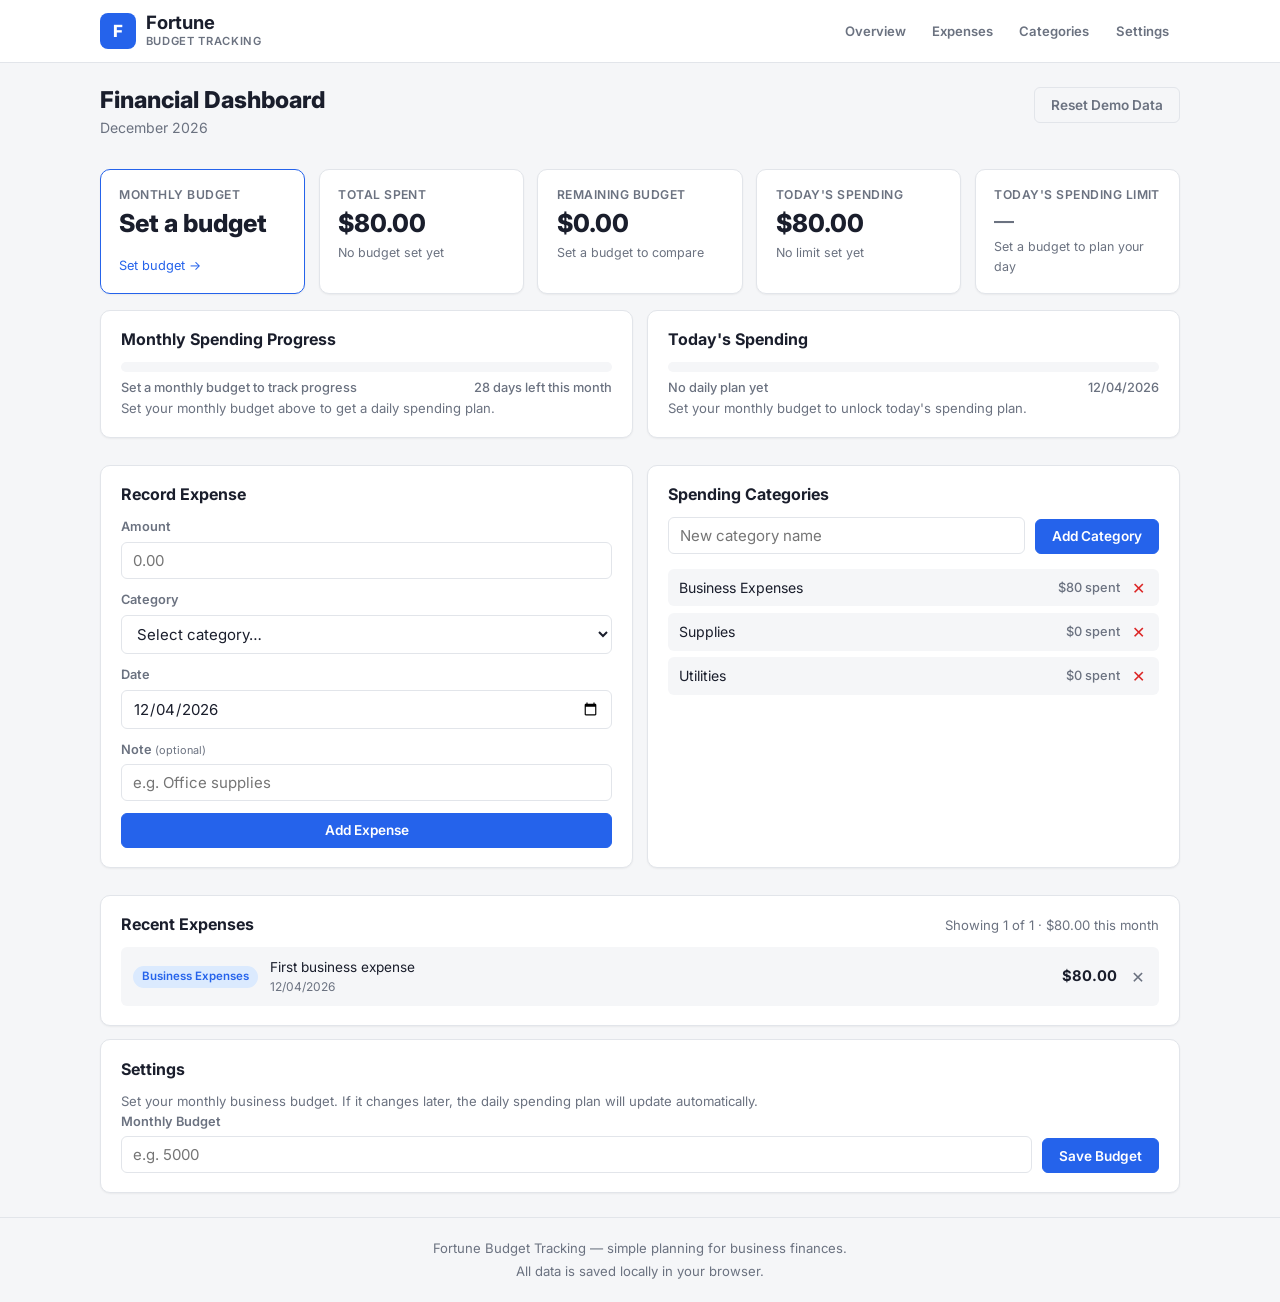
<file: index.html>
<!DOCTYPE html>
<html lang="en">
<head>
  <meta charset="UTF-8" />
  <meta name="viewport" content="width=device-width, initial-scale=1.0" />
  <meta name="description" content="Fortune Budget Tracking - a simple tool to plan daily spending, track expenses, and stay within your monthly business budget." />
  <title>Fortune Budget Tracking</title>
  <link rel="preconnect" href="https://fonts.googleapis.com" />
  <link rel="preconnect" href="https://fonts.gstatic.com" crossorigin />
  <link href="https://fonts.googleapis.com/css2?family=Inter:wght@400;500;600;700;800&display=swap" rel="stylesheet" />
  <link rel="stylesheet" href="styles.css" />
</head>
<body>
  <header class="app-header">
    <div class="container header-inner">
      <div class="brand">
        <span class="brand-mark">F</span>
        <div>
          <h1>Fortune</h1>
          <p>Budget Tracking</p>
        </div>
      </div>
      <nav class="header-nav" aria-label="Primary">
        <a href="#overview">Overview</a>
        <a href="#expenses">Expenses</a>
        <a href="#categories">Categories</a>
        <a href="#settings">Settings</a>
      </nav>
    </div>
  </header>

  <main class="container">
    <section class="page-title">
      <div>
        <h2>Financial Dashboard</h2>
        <p class="subtitle" id="month-label">Managing your business finances</p>
      </div>
      <button class="btn btn-ghost" id="btn-clear-all" type="button">Reset Demo Data</button>
    </section>

    <section class="alert-stack" id="alert-stack" aria-live="polite"></section>

    <!-- Summary cards -->
    <section id="overview" class="cards-grid">
      <article class="card card-highlight">
        <span class="card-label">Monthly Budget</span>
        <span class="card-value" id="display-budget">&mdash;</span>
        <a href="#settings" class="card-link">Set budget &rarr;</a>
      </article>
      <article class="card">
        <span class="card-label">Total Spent</span>
        <span class="card-value" id="display-total-spent">&mdash;</span>
        <span class="card-foot" id="display-total-foot"></span>
      </article>
      <article class="card">
        <span class="card-label">Remaining Budget</span>
        <span class="card-value" id="display-remaining">&mdash;</span>
        <span class="card-foot" id="display-remaining-pct"></span>
      </article>
      <article class="card">
        <span class="card-label">Today's Spending</span>
        <span class="card-value" id="display-today-spent">&mdash;</span>
        <span class="card-foot" id="display-today-warning"></span>
      </article>
      <article class="card">
        <span class="card-label">Today's Spending Limit</span>
        <span class="card-value" id="display-today-limit">&mdash;</span>
        <span class="card-foot" id="display-today-ratio"></span>
      </article>
    </section>

    <!-- Spending progress -->
    <section class="grid-two">
      <article class="panel">
        <h3>Monthly Spending Progress</h3>
        <div class="progress-wrap">
          <div class="progress-bar" id="month-progress-bar" style="width: 0%"></div>
        </div>
        <div class="progress-meta">
          <span id="month-progress-text">0% of budget used</span>
          <span id="month-progress-days"></span>
        </div>
        <p class="hint" id="daily-plan-summary"></p>
      </article>
      <article class="panel">
        <h3>Today's Spending</h3>
        <div class="progress-wrap" data-tone="neutral">
          <div class="progress-bar progress-bar-neutral" id="today-progress-bar" style="width: 0%"></div>
        </div>
        <div class="progress-meta">
          <span id="today-progress-text">0% of today's limit used</span>
          <span id="today-progress-date"></span>
        </div>
        <p class="hint" id="today-hint"></p>
      </article>
    </section>

    <!-- Forms + lists -->
    <section class="grid-two">
      <article class="panel">
        <h3>Record Expense</h3>
        <form id="expense-form" class="form-stack">
          <div class="field">
            <label for="expense-amount">Amount</label>
            <input type="number" id="expense-amount" name="amount" step="0.01" min="0.01" placeholder="0.00" required />
          </div>
          <div class="field">
            <label for="expense-category">Category</label>
            <select id="expense-category" name="category" required>
              <option value="">Select category&hellip;</option>
            </select>
          </div>
          <div class="field">
            <label for="expense-date">Date</label>
            <input type="date" id="expense-date" name="date" required />
          </div>
          <div class="field">
            <label for="expense-note">Note <span class="optional">(optional)</span></label>
            <input type="text" id="expense-note" name="note" placeholder="e.g. Office supplies" maxlength="120" />
          </div>
          <button type="submit" class="btn btn-primary btn-block">Add Expense</button>
        </form>
      </article>

      <article class="panel">
        <h3>Spending Categories</h3>
        <form id="category-form" class="form-inline">
          <div class="field grow">
            <label for="category-name" class="sr-only">Category name</label>
            <input type="text" id="category-name" name="name" placeholder="New category name" maxlength="40" required />
          </div>
          <button type="submit" class="btn btn-primary">Add Category</button>
        </form>
        <ul class="category-list" id="category-list"></ul>
      </article>
    </section>

    <section class="panel">
      <div class="section-head">
        <h3>Recent Expenses</h3>
        <p class="hint" id="expense-total-hint"></p>
      </div>
      <ul class="expense-list" id="expense-list"></ul>
      <p class="empty-state" id="expense-empty">No expenses recorded yet. Add your first expense above.</p>
    </section>

    <!-- Settings -->
    <section id="settings" class="panel">
      <h3>Settings</h3>
      <p class="hint">Set your monthly business budget. If it changes later, the daily spending plan will update automatically.</p>
      <form id="budget-form" class="form-inline">
        <div class="field grow">
          <label for="budget-amount">Monthly Budget</label>
          <input type="number" id="budget-amount" name="amount" step="0.01" min="1" placeholder="e.g. 5000" required />
        </div>
        <button type="submit" class="btn btn-primary">Save Budget</button>
      </form>
    </section>
  </main>

  <footer class="app-footer">
    <div class="container">
      <p>Fortune Budget Tracking &mdash; simple planning for business finances.</p>
      <p class="hint">All data is saved locally in your browser.</p>
    </div>
  </footer>

  <div class="modal-backdrop" id="confirm-modal" hidden>
    <div class="modal">
      <h3>Reset all data?</h3>
      <p class="hint">This will remove your budget, categories, and all recorded expenses. This action cannot be undone.</p>
      <div class="modal-actions">
        <button class="btn btn-ghost" id="modal-cancel" type="button">Cancel</button>
        <button class="btn btn-danger" id="modal-confirm" type="button">Yes, Reset Everything</button>
      </div>
    </div>
  </div>

  <script src="app.js"></script>
</body>
</html>
</file>
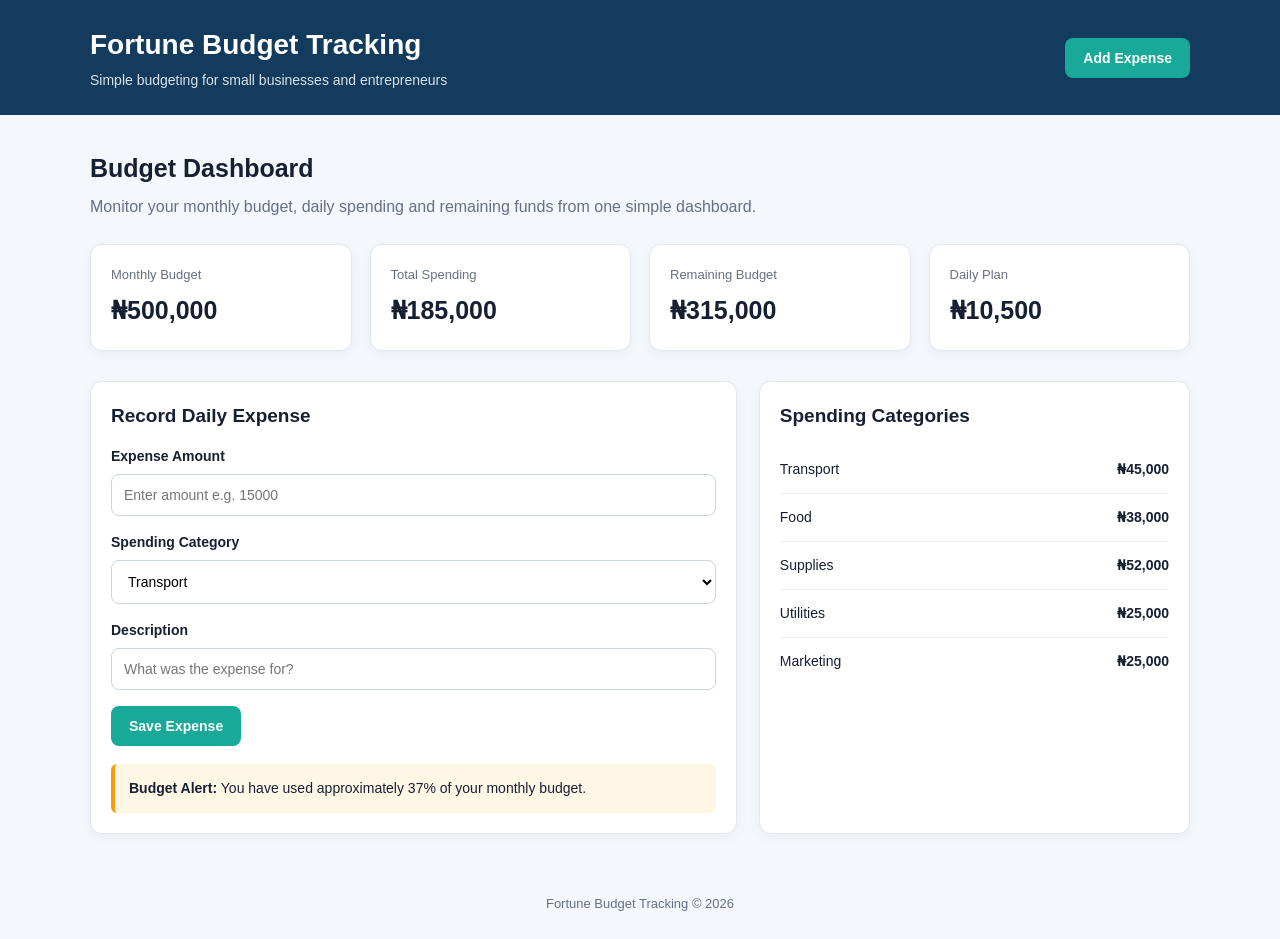
<file: design.html>
<!DOCTYPE html>
<html lang="en">
<head>
  <meta charset="UTF-8">
  <meta name="viewport" content="width=device-width, initial-scale=1.0">

  <title>Fortune Budget Tracking - Design Preview</title>

  <style>
    * {
      box-sizing: border-box;
      margin: 0;
      padding: 0;
    }

    body {
      font-family: Arial, Helvetica, sans-serif;
      background: #f4f7fb;
      color: #172033;
      line-height: 1.5;
    }

    .container {
      width: min(1100px, 92%);
      margin: 0 auto;
    }

    header {
      background: #123b5d;
      color: white;
      padding: 24px 0;
    }

    .header-content {
      display: flex;
      justify-content: space-between;
      align-items: center;
      gap: 20px;
    }

    .brand h1 {
      font-size: 28px;
      margin-bottom: 4px;
    }

    .brand p {
      font-size: 14px;
      opacity: 0.85;
    }

    .btn {
      border: none;
      border-radius: 8px;
      padding: 12px 18px;
      font-size: 14px;
      font-weight: 600;
      cursor: pointer;
    }

    .btn-primary {
      background: #18a999;
      color: white;
    }

    .btn-primary:hover {
      opacity: 0.9;
    }

    main {
      padding: 35px 0;
    }

    .intro {
      margin-bottom: 25px;
    }

    .intro h2 {
      font-size: 25px;
      margin-bottom: 7px;
    }

    .intro p {
      color: #667085;
    }

    .summary-grid {
      display: grid;
      grid-template-columns: repeat(4, 1fr);
      gap: 18px;
      margin-bottom: 30px;
    }

    .card {
      background: white;
      border: 1px solid #e2e8f0;
      border-radius: 12px;
      padding: 20px;
      box-shadow: 0 3px 12px rgba(0, 0, 0, 0.05);
    }

    .card-label {
      color: #667085;
      font-size: 13px;
      margin-bottom: 8px;
    }

    .card-value {
      font-size: 25px;
      font-weight: 700;
    }

    .content-grid {
      display: grid;
      grid-template-columns: 1.2fr 0.8fr;
      gap: 22px;
    }

    .section-title {
      font-size: 19px;
      margin-bottom: 16px;
    }

    .form-group {
      margin-bottom: 16px;
    }

    label {
      display: block;
      font-size: 14px;
      font-weight: 600;
      margin-bottom: 7px;
    }

    input,
    select {
      width: 100%;
      padding: 12px;
      border: 1px solid #cbd5e1;
      border-radius: 8px;
      font-size: 14px;
      background: white;
    }

    input:focus,
    select:focus {
      outline: 2px solid #18a999;
      border-color: #18a999;
    }

    .alert {
      background: #fff7e6;
      border-left: 4px solid #f59e0b;
      padding: 14px;
      border-radius: 6px;
      margin-top: 18px;
      font-size: 14px;
    }

    .category-list {
      list-style: none;
    }

    .category-list li {
      display: flex;
      justify-content: space-between;
      padding: 13px 0;
      border-bottom: 1px solid #edf0f4;
      font-size: 14px;
    }

    .category-list li:last-child {
      border-bottom: none;
    }

    footer {
      text-align: center;
      padding: 25px;
      color: #667085;
      font-size: 13px;
    }

    @media (max-width: 800px) {
      .summary-grid {
        grid-template-columns: repeat(2, 1fr);
      }

      .content-grid {
        grid-template-columns: 1fr;
      }
    }

    @media (max-width: 500px) {
      .header-content {
        flex-direction: column;
        align-items: flex-start;
      }

      .summary-grid {
        grid-template-columns: 1fr;
      }

      .brand h1 {
        font-size: 23px;
      }
    }
  </style>
</head>

<body>

  <header>
    <div class="container header-content">

      <div class="brand">
        <h1>Fortune Budget Tracking</h1>
        <p>Simple budgeting for small businesses and entrepreneurs</p>
      </div>

      <button class="btn btn-primary">
        Add Expense
      </button>

    </div>
  </header>

  <main class="container">

    <section class="intro">
      <h2>Budget Dashboard</h2>
      <p>
        Monitor your monthly budget, daily spending and remaining funds
        from one simple dashboard.
      </p>
    </section>

    <section class="summary-grid">

      <div class="card">
        <div class="card-label">Monthly Budget</div>
        <div class="card-value">₦500,000</div>
      </div>

      <div class="card">
        <div class="card-label">Total Spending</div>
        <div class="card-value">₦185,000</div>
      </div>

      <div class="card">
        <div class="card-label">Remaining Budget</div>
        <div class="card-value">₦315,000</div>
      </div>

      <div class="card">
        <div class="card-label">Daily Plan</div>
        <div class="card-value">₦10,500</div>
      </div>

    </section>

    <section class="content-grid">

      <div class="card">

        <h3 class="section-title">Record Daily Expense</h3>

        <div class="form-group">
          <label for="expense">Expense Amount</label>
          <input
            type="number"
            id="expense"
            placeholder="Enter amount e.g. 15000"
          >
        </div>

        <div class="form-group">
          <label for="category">Spending Category</label>
          <select id="category">
            <option>Transport</option>
            <option>Food</option>
            <option>Supplies</option>
            <option>Utilities</option>
            <option>Marketing</option>
          </select>
        </div>

        <div class="form-group">
          <label for="description">Description</label>
          <input
            type="text"
            id="description"
            placeholder="What was the expense for?"
          >
        </div>

        <button class="btn btn-primary">
          Save Expense
        </button>

        <div class="alert">
          <strong>Budget Alert:</strong>
          You have used approximately 37% of your monthly budget.
        </div>

      </div>

      <div class="card">

        <h3 class="section-title">Spending Categories</h3>

        <ul class="category-list">
          <li>
            <span>Transport</span>
            <strong>₦45,000</strong>
          </li>

          <li>
            <span>Food</span>
            <strong>₦38,000</strong>
          </li>

          <li>
            <span>Supplies</span>
            <strong>₦52,000</strong>
          </li>

          <li>
            <span>Utilities</span>
            <strong>₦25,000</strong>
          </li>

          <li>
            <span>Marketing</span>
            <strong>₦25,000</strong>
          </li>
        </ul>

      </div>

    </section>

  </main>

  <footer>
    Fortune Budget Tracking &copy; 2026
  </footer>

</body>
</html>
</file>
<file: styles.css>
/* ==========================================================================
   Fortune Budget Tracking – Styles
   ========================================================================== */

/* ---------- Reset & Base ---------- */
*,
*::before,
*::after {
  box-sizing: border-box;
  margin: 0;
  padding: 0;
}

:root {
  --clr-bg: #f5f6f8;
  --clr-surface: #ffffff;
  --clr-border: #e2e5ea;
  --clr-text: #1a1e2c;
  --clr-text-muted: #6b7280;
  --clr-primary: #2563eb;
  --clr-primary-soft: #dbeafe;
  --clr-primary-dark: #1d4ed8;
  --clr-success: #16a34a;
  --clr-success-soft: #dcfce7;
  --clr-warning: #d97706;
  --clr-warning-soft: #fef3c7;
  --clr-danger: #dc2626;
  --clr-danger-soft: #fee2e2;
  --clr-danger-dark: #b91c1c;
  --shadow-sm: 0 1px 2px rgba(0, 0, 0, 0.05);
  --shadow-md: 0 4px 12px rgba(0, 0, 0, 0.08);
  --radius: 10px;
  --radius-sm: 6px;
  --font: "Inter", system-ui, -apple-system, BlinkMacSystemFont, sans-serif;
  --max-width: 1120px;
}

html {
  scroll-behavior: smooth;
}

body {
  font-family: var(--font);
  font-size: 15px;
  line-height: 1.55;
  color: var(--clr-text);
  background: var(--clr-bg);
  -webkit-font-smoothing: antialiased;
}

h1 { font-size: 1.15rem; font-weight: 700; line-height: 1.2; }
h2 { font-size: 1.45rem; font-weight: 800; line-height: 1.2; }
h3 { font-size: 1rem; font-weight: 700; line-height: 1.3; margin-bottom: 0.75rem; }

a {
  color: var(--clr-primary);
  text-decoration: none;
}
a:hover { text-decoration: underline; }

ul, ol { list-style: none; }

input, select, button, textarea {
  font-family: inherit;
  font-size: inherit;
}

/* ---------- Utilities ---------- */
.sr-only {
  position: absolute;
  width: 1px;
  height: 1px;
  padding: 0;
  margin: -1px;
  overflow: hidden;
  clip: rect(0, 0, 0, 0);
  border: 0;
}

.container {
  max-width: var(--max-width);
  margin-inline: auto;
  padding-inline: 1.25rem;
}

.hint {
  font-size: 0.82rem;
  color: var(--clr-text-muted);
}

.optional {
  font-weight: 400;
  color: var(--clr-text-muted);
  font-size: 0.85em;
}

/* ---------- Header ---------- */
.app-header {
  background: var(--clr-surface);
  border-bottom: 1px solid var(--clr-border);
  position: sticky;
  top: 0;
  z-index: 100;
}

.header-inner {
  display: flex;
  align-items: center;
  justify-content: space-between;
  gap: 1rem;
  height: 62px;
}

.brand {
  display: flex;
  align-items: center;
  gap: 0.6rem;
}

.brand-mark {
  display: grid;
  place-items: center;
  width: 36px;
  height: 36px;
  border-radius: 8px;
  background: var(--clr-primary);
  color: #fff;
  font-weight: 800;
  font-size: 1.05rem;
  flex-shrink: 0;
}

.brand p {
  font-size: 0.7rem;
  text-transform: uppercase;
  letter-spacing: 0.06em;
  color: var(--clr-text-muted);
  font-weight: 600;
}

.header-nav {
  display: flex;
  gap: 0.25rem;
}

.header-nav a {
  display: block;
  padding: 0.4rem 0.7rem;
  border-radius: var(--radius-sm);
  font-size: 0.82rem;
  font-weight: 600;
  color: var(--clr-text-muted);
  transition: background 0.15s, color 0.15s;
}

.header-nav a:hover {
  background: var(--clr-primary-soft);
  color: var(--clr-primary);
  text-decoration: none;
}

/* ---------- Page Title ---------- */
.page-title {
  display: flex;
  align-items: flex-start;
  justify-content: space-between;
  gap: 1rem;
  margin-top: 1.5rem;
  margin-bottom: 1rem;
}

.subtitle {
  font-size: 0.88rem;
  color: var(--clr-text-muted);
  margin-top: 0.15rem;
}

/* ---------- Buttons ---------- */
.btn {
  display: inline-flex;
  align-items: center;
  justify-content: center;
  gap: 0.35rem;
  padding: 0.55rem 1rem;
  border: 1px solid transparent;
  border-radius: var(--radius-sm);
  font-weight: 600;
  font-size: 0.85rem;
  cursor: pointer;
  transition: background 0.15s, border-color 0.15s, box-shadow 0.15s;
  white-space: nowrap;
}

.btn-primary {
  background: var(--clr-primary);
  color: #fff;
  border-color: var(--clr-primary);
}
.btn-primary:hover { background: var(--clr-primary-dark); }

.btn-danger {
  background: var(--clr-danger);
  color: #fff;
  border-color: var(--clr-danger);
}
.btn-danger:hover { background: var(--clr-danger-dark); }

.btn-ghost {
  background: transparent;
  color: var(--clr-text-muted);
  border-color: var(--clr-border);
}
.btn-ghost:hover { background: var(--clr-bg); color: var(--clr-text); }

.btn-block { width: 100%; }

.btn-sm {
  padding: 0.3rem 0.65rem;
  font-size: 0.78rem;
}

/* ---------- Cards Grid ---------- */
.cards-grid {
  display: grid;
  grid-template-columns: repeat(auto-fit, minmax(185px, 1fr));
  gap: 0.85rem;
  margin-bottom: 1rem;
}

.card {
  background: var(--clr-surface);
  border: 1px solid var(--clr-border);
  border-radius: var(--radius);
  padding: 1.05rem 1.15rem;
  display: flex;
  flex-direction: column;
  gap: 0.25rem;
  box-shadow: var(--shadow-sm);
  transition: box-shadow 0.2s;
}

.card:hover { box-shadow: var(--shadow-md); }

.card-highlight {
  border-color: var(--clr-primary);
  border-width: 1.5px;
}

.card-label {
  font-size: 0.76rem;
  text-transform: uppercase;
  letter-spacing: 0.04em;
  color: var(--clr-text-muted);
  font-weight: 600;
}

.card-value {
  font-size: 1.55rem;
  font-weight: 800;
  line-height: 1.2;
}

.card-value.muted {
  color: var(--clr-text-muted);
  font-weight: 600;
  font-size: 1.25rem;
}

.card-link {
  font-size: 0.8rem;
  margin-top: auto;
}

.card-foot {
  font-size: 0.78rem;
  color: var(--clr-text-muted);
}

.card-foot.warn { color: var(--clr-warning); }
.card-foot.danger { color: var(--clr-danger); }
.card-foot.ok { color: var(--clr-success); }

/* ---------- Two-column grid ---------- */
.grid-two {
  display: grid;
  grid-template-columns: 1fr 1fr;
  gap: 0.85rem;
  margin-bottom: 0.85rem;
}

/* ---------- Panels ---------- */
.panel {
  background: var(--clr-surface);
  border: 1px solid var(--clr-border);
  border-radius: var(--radius);
  padding: 1.15rem 1.25rem;
  box-shadow: var(--shadow-sm);
  margin-bottom: 0.85rem;
}

.section-head {
  display: flex;
  align-items: baseline;
  justify-content: space-between;
  gap: 0.5rem;
  margin-bottom: 0.75rem;
}

.section-head h3 { margin-bottom: 0; }

/* ---------- Progress Bars ---------- */
.progress-wrap {
  height: 10px;
  background: var(--clr-bg);
  border-radius: 99px;
  overflow: hidden;
}

.progress-bar {
  height: 100%;
  background: var(--clr-primary);
  border-radius: 99px;
  transition: width 0.35s ease;
}

.progress-bar.progress-bar-success { background: var(--clr-success); }
.progress-bar.progress-bar-warning { background: var(--clr-warning); }
.progress-bar.progress-bar-danger  { background: var(--clr-danger); }

.progress-meta {
  display: flex;
  justify-content: space-between;
  margin-top: 0.4rem;
  font-size: 0.8rem;
  color: var(--clr-text-muted);
  font-weight: 500;
}

/* ---------- Forms ---------- */
.form-stack {
  display: flex;
  flex-direction: column;
  gap: 0.7rem;
}

.form-inline {
  display: flex;
  align-items: flex-end;
  gap: 0.65rem;
  flex-wrap: wrap;
}

.grow { flex: 1; min-width: 140px; }

.field {
  display: flex;
  flex-direction: column;
  gap: 0.3rem;
}

.field label {
  font-size: 0.8rem;
  font-weight: 600;
  color: var(--clr-text-muted);
}

input[type="text"],
input[type="number"],
input[type="date"],
select {
  padding: 0.5rem 0.7rem;
  border: 1px solid var(--clr-border);
  border-radius: var(--radius-sm);
  background: var(--clr-surface);
  color: var(--clr-text);
  outline: none;
  transition: border-color 0.15s, box-shadow 0.15s;
}

input:focus, select:focus {
  border-color: var(--clr-primary);
  box-shadow: 0 0 0 3px var(--clr-primary-soft);
}

/* ---------- Category list ---------- */
.category-list {
  margin-top: 0.9rem;
  display: flex;
  flex-direction: column;
  gap: 0.4rem;
}

.category-item {
  display: flex;
  align-items: center;
  justify-content: space-between;
  padding: 0.5rem 0.7rem;
  background: var(--clr-bg);
  border-radius: var(--radius-sm);
  font-size: 0.88rem;
}

.category-item .cat-spent {
  font-size: 0.8rem;
  color: var(--clr-text-muted);
  font-weight: 500;
  margin-left: auto;
  margin-right: 0.6rem;
}

.category-item .btn-remove {
  background: none;
  border: none;
  color: var(--clr-danger);
  cursor: pointer;
  font-size: 1rem;
  line-height: 1;
  padding: 0.15rem;
  border-radius: 4px;
  transition: background 0.15s;
}

.category-item .btn-remove:hover { background: var(--clr-danger-soft); }

/* ---------- Expense list ---------- */
.expense-list {
  display: flex;
  flex-direction: column;
  gap: 0.35rem;
  max-height: 380px;
  overflow-y: auto;
}

.expense-item {
  display: flex;
  align-items: center;
  gap: 0.75rem;
  padding: 0.6rem 0.75rem;
  background: var(--clr-bg);
  border-radius: var(--radius-sm);
}

.expense-item .exp-cat {
  display: inline-block;
  padding: 0.15rem 0.55rem;
  border-radius: 99px;
  font-size: 0.72rem;
  font-weight: 600;
  background: var(--clr-primary-soft);
  color: var(--clr-primary);
  white-space: nowrap;
}

.expense-item .exp-detail {
  flex: 1;
  min-width: 0;
}

.expense-item .exp-note {
  font-size: 0.85rem;
  white-space: nowrap;
  overflow: hidden;
  text-overflow: ellipsis;
}

.expense-item .exp-date {
  font-size: 0.75rem;
  color: var(--clr-text-muted);
}

.expense-item .exp-amount {
  font-weight: 700;
  font-size: 0.92rem;
  white-space: nowrap;
}

.expense-item .btn-remove {
  background: none;
  border: none;
  color: var(--clr-text-muted);
  cursor: pointer;
  font-size: 1rem;
  line-height: 1;
  padding: 0.15rem;
  border-radius: 4px;
  transition: background 0.15s, color 0.15s;
}

.expense-item .btn-remove:hover { color: var(--clr-danger); background: var(--clr-danger-soft); }

.empty-state {
  text-align: center;
  padding: 2rem 1rem;
  color: var(--clr-text-muted);
  font-size: 0.88rem;
}

/* ---------- Alerts ---------- */
.alert-stack {
  display: flex;
  flex-direction: column;
  gap: 0.5rem;
  margin-bottom: 0.85rem;
}

.alert {
  display: flex;
  align-items: center;
  gap: 0.6rem;
  padding: 0.7rem 1rem;
  border-radius: var(--radius-sm);
  font-size: 0.85rem;
  font-weight: 500;
  animation: slideDown 0.25s ease;
}

@keyframes slideDown {
  from { opacity: 0; transform: translateY(-6px); }
  to   { opacity: 1; transform: translateY(0); }
}

.alert-warning {
  background: var(--clr-warning-soft);
  color: #92400e;
  border: 1px solid #fbbf24;
}

.alert-danger {
  background: var(--clr-danger-soft);
  color: var(--clr-danger);
  border: 1px solid #fca5a5;
}

.alert-icon {
  font-size: 1.1rem;
  flex-shrink: 0;
}

.alert-dismiss {
  margin-left: auto;
  background: none;
  border: none;
  cursor: pointer;
  font-size: 1rem;
  line-height: 1;
  opacity: 0.6;
  transition: opacity 0.15s;
}
.alert-dismiss:hover { opacity: 1; }

/* ---------- Modal ---------- */
.modal-backdrop {
  position: fixed;
  inset: 0;
  background: rgba(0, 0, 0, 0.35);
  display: grid;
  place-items: center;
  z-index: 200;
}

.modal-backdrop[hidden] {
  display: none;
}

.modal {
  background: var(--clr-surface);
  border-radius: var(--radius);
  padding: 1.5rem;
  max-width: 380px;
  width: 90%;
  box-shadow: var(--shadow-md);
  text-align: center;
}

.modal h3 { margin-bottom: 0.4rem; }
.modal p { margin-bottom: 1rem; }

.modal-actions {
  display: flex;
  gap: 0.6rem;
  justify-content: center;
}

/* ---------- Footer ---------- */
.app-footer {
  margin-top: 1.5rem;
  padding-block: 1.25rem;
  border-top: 1px solid var(--clr-border);
  text-align: center;
  font-size: 0.82rem;
  color: var(--clr-text-muted);
}

.app-footer .hint { margin-top: 0.2rem; }

/* ---------- Responsive ---------- */
@media (max-width: 720px) {
  .grid-two { grid-template-columns: 1fr; }
  .cards-grid { grid-template-columns: repeat(auto-fit, minmax(150px, 1fr)); }
  .header-nav a { padding: 0.35rem 0.45rem; font-size: 0.76rem; }
  .form-inline { flex-direction: column; align-items: stretch; }
  .form-inline .btn { width: 100%; }
  .page-title { flex-direction: column; }
  .page-title .btn { align-self: flex-start; }
}

@media (max-width: 480px) {
  .header-inner { flex-direction: column; height: auto; padding-block: 0.6rem; gap: 0.35rem; }
  .cards-grid { grid-template-columns: 1fr 1fr; }
  .card-value { font-size: 1.2rem; }
  h2 { font-size: 1.2rem; }
}
</file>
